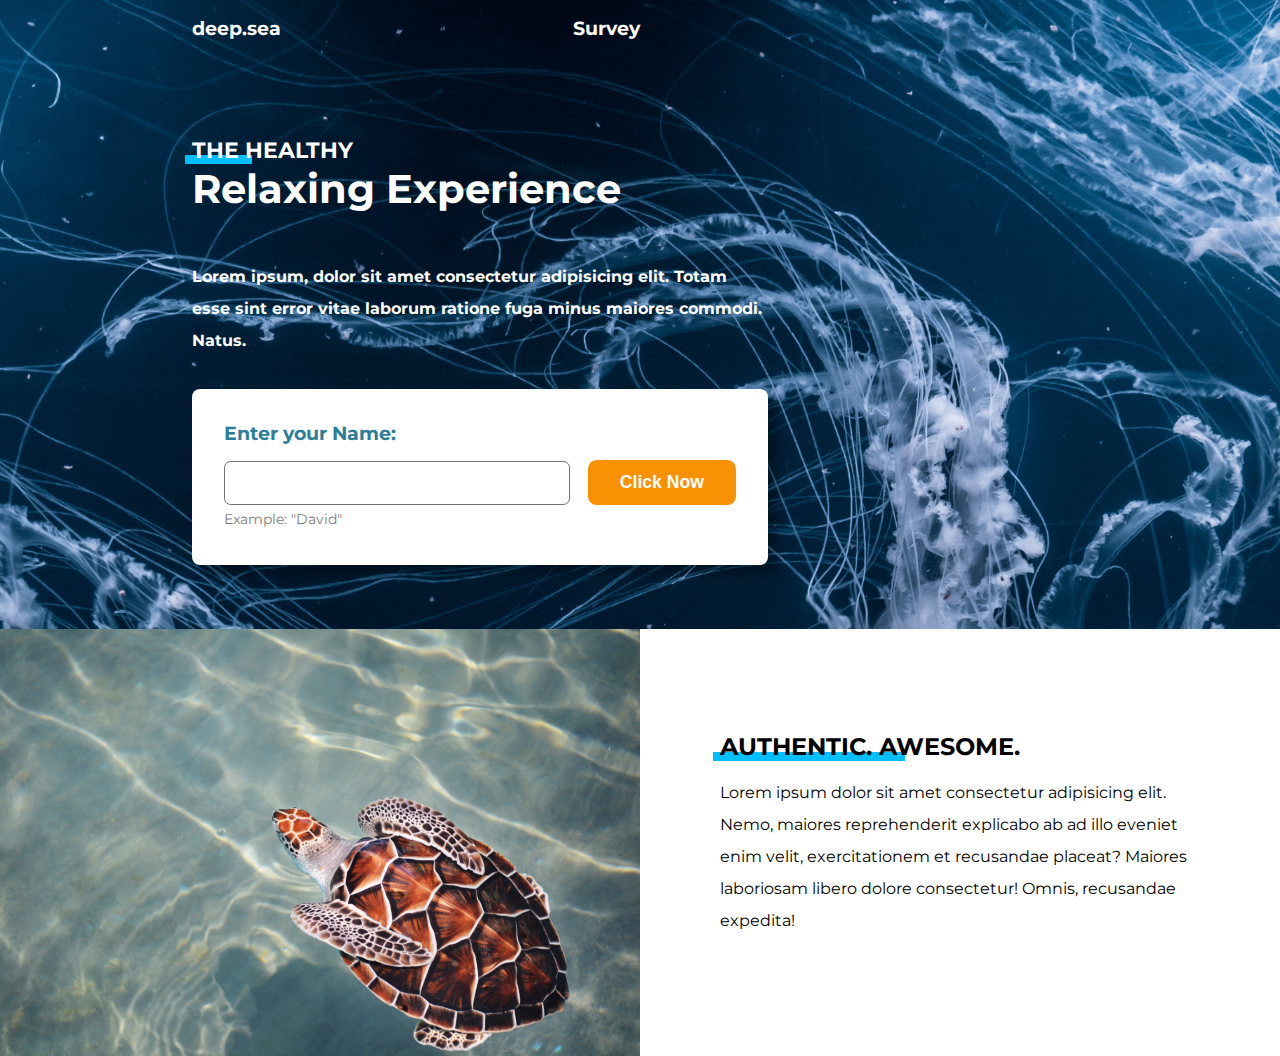
<file: Index.html>
<!DOCTYPE html>
<html lang="en">
<head>
    <meta charset="UTF-8">
    <meta name="viewport" content="width=device-width, initial-scale=1.0">
    <meta http-equiv="X-UA-Compatible" content="ie=edge">
    <title>Document</title>
    <link rel="stylesheet" href="css/mian.css">
</head>
<body>
    <div class="overlay" id="overlay">
        <h3 id=name2></h3>
    </div>
    <div class="hero-bg">
        <section class="top">
            <header>
                <a href="#" class="d1">deep.sea</a>
                <a href="./Survey.html" >Survey</a>
            </header>

            <h1><span>The Healthy</span> Relaxing Experience</h1>

            <p>Lorem ipsum, dolor sit amet consectetur adipisicing elit. Totam esse sint error vitae laborum ratione fuga minus maiores commodi. Natus.</p>

            <div class="form-container">
                <form action="">
                    <div class="form-left">
                        <label for="name">Enter your Name:</label>
                        <input type="text" name="name" id="name" autocomplete="off"></input>
                        <p>Example: "David"</p>
                    </div>

                    <input type="button" value="Click Now" id="cta-btn">
                </form>
            </div>
        </section>
    </div>

    <section class="authentic">
        <div class="right-col">
            <h2>Authentic. Awesome.</h2>
            <p>Lorem ipsum dolor sit amet consectetur adipisicing elit. Nemo, maiores reprehenderit explicabo ab ad illo eveniet enim velit, exercitationem et recusandae placeat? Maiores laboriosam libero dolore consectetur! Omnis, recusandae expedita!</p>
        </div>
        <img src="Image/bg3.jpg" alt="Picture of food in a bowl">
    </section>
    <script>
                let btn = document.getElementById('cta-btn');
        let overlay = document.getElementById('overlay');

        btn.addEventListener('click', () => {
            let x = document.getElementById("name").value;
            document.getElementById("name2").innerHTML ="Hello "+ x;
            overlay.style.display = 'grid';
            overlay.classList.add('animate-overlay')
            document.getElementById("name").focus();

            
        })
    </script>
</body>
</html>
</file>
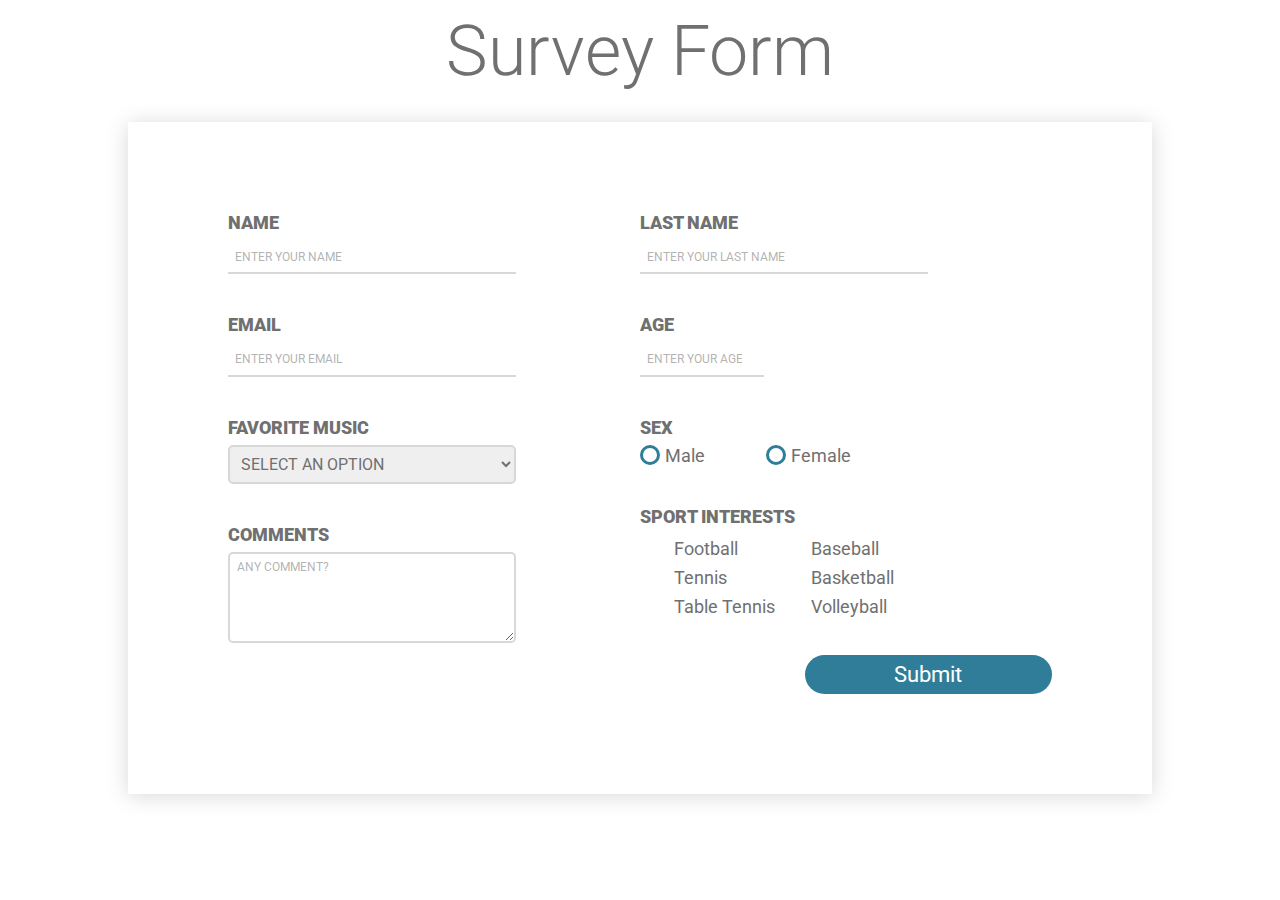
<file: Survey.html>
<!DOCTYPE html>
<html lang="en">

<head>
  <meta charset="UTF-8">
  <meta name="viewport" content="width=device-width, initial-scale=1.0">
  <meta http-equiv="X-UA-Compatible" content="ie=edge">
  <link href="https://fonts.googleapis.com/css?family=Roboto:300,400,900" rel="stylesheet">
  <link rel="stylesheet" href="https://use.fontawesome.com/releases/v5.2.0/css/all.css" integrity="sha384-hWVjflwFxL6sNzntih27bfxkr27PmbbK/iSvJ+a4+0owXq79v+lsFkW54bOGbiDQ"
    crossorigin="anonymous">
  <link rel="stylesheet" href="css/style.css">
  <title>Survey Form</title>
</head>

<body>

  <header>
    <h1 id="title">Survey Form</h1>
    <!-- <p id="description">Form created as a playground</p> -->
  </header>

  <div class="form-outer">
    <form action="" id="survey-form" autocomplete="off">

      <div class="form-column">

        <div class="name">
          <label for="name" id="name-label">Name</label>
          <input type="text" name="new-name" id="name" placeholder="Enter your name" autocomplete="nope" required>
        </div>

        <div class="email">
          <label for="email" id="email-label">Email</label>
          <input type="email" name="email" id="email" placeholder="Enter your email" autocomplete="false" required>
        </div>

        <div class="dropdown">
          <label for="dropdown">Favorite Music</label>
          <select name="music" id="dropdown">
            <option disabled selected>SELECT AN OPTION</option>
            <option value="deep-house">Deep House</option>
            <option value="techno-house">Techno House</option>
            <option value="acid-jazz">Acid Jazz</option>
            <option value="bachata">Bachata</option>
            <option value="merengue">Merengue</option>
            <option value="salsa">Salsa</option>
          </select>
        </div>

        <div class="textarea">
          <label for="comments">Comments</label>
          <textarea name="comments" placeholder="Any comment?" id="comments" cols="25" rows="4"></textarea>
        </div>

      </div>
      <div class="form-column">

        <div class="last-name">
          <label for="last-name" id="last-name-label">Last Name</label>
          <input type="text" name="last-name" id="last-name" placeholder="Enter your last name" autocomplete="nope" required>
        </div>

        <div class="number">
          <label for="number" id="number-label">Age</label>
          <input type="number" name="age" id="number" placeholder="Enter your age" min="1" max="130" required>
        </div>

        <div class="radio-buttons">
          <h3>Sex</h3>

          <div class="radio-button">
            <input type="radio" name="sex" value="male" id="male">
            <label for="male">
              <span class="radio-button-span"></span>
              Male
            </label>
          </div>

          <div class="radio-button">
            <input type="radio" name="sex" value="female" id="female">
            <label for="female">
              <span class="radio-button-span"></span>
              Female
            </label>
          </div>

        </div>

        <div class="checkboxes">
          <h3>Sport Interests</h3>
          <div class="sport-column">

            <label for="football">
              <input type="checkbox" value="sports" id="football">
              <span class="checkbox-text">Football</span>
            </label>

            <label for="tennis">
              <input type="checkbox" value="sports" id="tennis">
              <span class="checkbox-text">Tennis</span>
            </label>

            <label for="table-tennis">
              <input type="checkbox" value="sports" id="table-tennis">
              <span class="checkbox-text">Table Tennis</span>
            </label>
          </div>

          <div class="sport-column">

            <label for="baseball">
              <input type="checkbox" value="sports" id="baseball">
              <span class="checkbox-text">Baseball</span>
            </label>

            <label for="basketball">
              <input type="checkbox" value="sports" id="basketball">
              <span class="checkbox-text">Basketball</span>
            </label>

            <label for="volleyball">
              <input type="checkbox" value="sports" id="volleyball">
              <span class="checkbox-text">Volleyball</span>
            </label>
          </div>
        </div>
        <div class="outer-button">
          <input type="submit" value="Submit" id="submit">
        </div>
      </div>

    </form>
  </div>

</body>

</html>
</file>
<file: css/mian.css>
@import url('https://fonts.googleapis.com/css?family=Montserrat:400,700&display=swap');

/* Custom Properties */

:root {
    --leading: 2em;
}


body {
    font-family: 'Montserrat', sans-serif;
    margin: 0;
}

.hero-bg {
    background: #307D99 url('../Image/bg.jpg');
    background-size: cover;
    color: white;
    text-align: center;
    padding-bottom: 4em;
}

.d1{
    margin-right: 15em;
}

header {
    padding: 1em 0;
}

.hero-bg a {
    color: white;
    text-decoration: none;
    font-weight: bold;
    font-size: 1.2rem;
}



section {
    margin: 0 1em;
}

h1 {
    font-size: 2.5rem;
    margin: 2em 0 1.2em;
}

h1 span {
    text-transform: uppercase;
    display: block;
    font-size: 1.4rem;
    position: relative;
    z-index: 1;
}

h1 span::before {
    content: ' ';
    position: absolute;
    width: 3em;
    background: #00BFFF;
    height: .4em;
    bottom: 0;
    z-index: -1;
    margin-left: -.3em;
}

.hero-bg p {
    font-weight: bold;
    margin: 0 1em 3em;
}

.form-container {
    background-color: white;
    margin: 2em -1em 0;
    padding: 2em;
}

label {
    color: #2D7D98;
    font-weight: bold;
    display: block;
    margin-bottom: 1em;
    font-size: 1.2em;
}

input[type=text] {
    border: 1px solid #707070;
    width: 100%;
    padding: 1em;
    box-sizing: border-box;
    border-radius: .5em;
    margin-top: 1.2em;
}

.form-container p {
    color: gray;
    margin-bottom: 1.5em;
    font-weight: normal;
    font-size: .9em;
    margin-top: .3em;
}

input[type=button] {
    background-color: #F89104;
    border: none;
    width: 100%;
    color: white;
    font-weight: bold;
    padding: 1em 0;
    border-radius: .5em;
    font-size: 1.3em;
    cursor: pointer;
}

input[type=button]:hover {
    background-color: rgb(216, 126, 1);
}

.authentic {
    margin: 0;
}

.right-col {
    text-align: center;
    margin: 3em 1em;
}

h2 {
    text-transform: uppercase;
    position: relative;
}

h2::before {
    content: ' ';
    position: absolute;
    width: 8em;
    background: #00BFFF;
    height: .4em;
    bottom: 0;
    z-index: -1;
    margin-left: -.3em;
}

img {
    width: 100%;
}

p {
    line-height: var(--leading);
}

.overlay {
    position: absolute;
    height: 100vh;
    width: 100%;
    background: rgba(0,0,0,.9);
    z-index: 1;
    place-content: center;
    color: white;
    display: none;
    opacity: 0;
}

.animate-overlay {
    animation: overlay 3s forwards;
}

@media (min-width: 730px) {

    section {
        margin: 0 4em;
    }
    .form-container {
        margin: 2em -4em 0;
    }

}

@media (min-width: 930px) {

    .hero-bg {
        text-align: left;
    }

    .hero-bg p {
        margin: 0 0 3em;
    }

    .hero-bg section {
        width: 65%;
    }

    .form-container {
        margin: 2em 0 0;
        padding: 2em;
        border-radius: .5em;
        box-shadow: 10px 10px 10px rgba(0,0,0,.3);
    }

    form {
        display: flex;
    }
    .form-left {
        width: 70%;
    }
    label {
        margin: 0;
    }
    input[type="button"] {
        height: fit-content;
        font-size: 1.1em;
        margin-left: 1em;
        margin-top: 2.2em;
        padding: .7em 0;
        width: 30%;
    }
    .hero-bg p {
        margin-bottom: 0;
    }

    section.authentic {
        display: grid;
        grid-template-columns: repeat(2, 50%);
        grid-template-areas:
            "bowl content";
    }

    .right-col {
        grid-area: content;
        padding: 0 10%;
        text-align: left;
        align-self: center;
    }

    img {
        grid-area: bowl;
    }

    h2 {
        margin: 0;
    }

}

@media (min-width: 1275px) { 
    .hero-bg section {
        width: 45%;
        margin: 0 15%;
    }
}

.top {
    animation: fadeIn 2s forwards;
}

@keyframes fadeIn {
    from {
        opacity: 0;
        transform: translateY(-2em);
    }
    to {
        opacity: 1;
        transform: translateY(0);
    }
}

@keyframes overlay {
    0% {
        opacity: 0;
    }
    30% {
        opacity: 1;
    }
    70% {
        opacity: 1;
    }
    100% {
        opacity: 0;
    }
}
</file>
<file: css/style.css>
/
 html {
    line-height: 1.15;
    /* 1 */
    -webkit-text-size-adjust: 100%;
    /* 2 */
  }
  
 
  
  body {
    margin: 0;
  }
  

  h1 {
    font-size: 2em;
    margin: 0.67em 0;
  }

  
  hr {
    box-sizing: content-box;
    /* 1 */
    height: 0;
    /* 1 */
    overflow: visible;
    /* 2 */
  }

  
  pre {
    font-family: monospace, monospace;
    /* 1 */
    font-size: 1em;
    /* 2 */
  }
  

  
  a {
    background-color: transparent;
  }
  
  
  
  abbr[title] {
    border-bottom: none;
    /* 1 */
    text-decoration: underline;
    /* 2 */
    text-decoration: underline dotted;
    /* 2 */
  }
  
  
  b,
  strong {
    font-weight: bolder;
  }
  
 
  
  code,
  kbd,
  samp {
    font-family: monospace, monospace;
    /* 1 */
    font-size: 1em;
    /* 2 */
  }

  
  small {
    font-size: 80%;
  }
  
  sub,
  sup {
    font-size: 75%;
    line-height: 0;
    position: relative;
    vertical-align: baseline;
  }
  
  sub {
    bottom: -0.25em;
  }
  
  sup {
    top: -0.5em;
  }
  
  img {
    border-style: none;
  }
  
  button,
  input,
  optgroup,
  select,
  textarea {
    font-family: inherit;
    /* 1 */
    font-size: 100%;
    /* 1 */
    line-height: 1.15;
    /* 1 */
    margin: 0;
    /* 2 */
  }
  

  button,
  input {
    /* 1 */
    overflow: visible;
  }
  

  
  button,
  select {
    /* 1 */
    text-transform: none;
  }
  button,
  [type="button"],
  [type="reset"],
  [type="submit"] {
    -webkit-appearance: button;
  }
  
  button::-moz-focus-inner,
  [type="button"]::-moz-focus-inner,
  [type="reset"]::-moz-focus-inner,
  [type="submit"]::-moz-focus-inner {
    border-style: none;
    padding: 0;
  }
  
  
  
  button:-moz-focusring,
  [type="button"]:-moz-focusring,
  [type="reset"]:-moz-focusring,
  [type="submit"]:-moz-focusring {
    outline: 1px dotted ButtonText;
  }
 
  
  fieldset {
    padding: 0.35em 0.75em 0.625em;
  }
  

  
  legend {
    box-sizing: border-box;
    /* 1 */
    color: inherit;
    /* 2 */
    display: table;
    /* 1 */
    max-width: 100%;
    /* 1 */
    padding: 0;
    /* 3 */
    white-space: normal;
    /* 1 */
  }
  
  progress {
    vertical-align: baseline;
  }
  
  textarea {
    overflow: auto;
  }
  
  [type="checkbox"],
  [type="radio"] {
    box-sizing: border-box;
    /* 1 */
    padding: 0;
    /* 2 */
  }
  
  [type="number"]::-webkit-inner-spin-button,
  [type="number"]::-webkit-outer-spin-button {
    height: auto;
  }

  
  [type="search"] {
    -webkit-appearance: textfield;
    /* 1 */
    outline-offset: -2px;
    /* 2 */
  }

  
  [type="search"]::-webkit-search-decoration {
    -webkit-appearance: none;
  }

  
  ::-webkit-file-upload-button {
    -webkit-appearance: button;
    /* 1 */
    font: inherit;
    /* 2 */
  }
  

  
  details {
    display: block;
  }
  
  summary {
    display: list-item;
  }
  
  template {
    display: none;
  }

  
  [hidden] {
    display: none;
  }
  
  :root {
    --white: #ffffff;
    --required: #d90000;
    --grey: #707070;
    --light-grey: #d8d8d8;
    --accent-color: #307D99;
    --accent-color-hover: rgba(255, 0, 95, 0.7);
    --placeholder: rgba(112, 112, 112, 0.54);
  }
  
  *,
  *::after,
  *::before {
    margin: 0;
    padding: 0;
    box-sizing: inherit;
  }
  
  html {
    font-size: 62.5%;
  }
  
  body {
    font-family: 'Roboto', sans-serif;
    box-sizing: border-box;
    color: var(--grey);
  }
  
  header {
    text-align: center;
  }
  
  #title {
    font-size: 7rem;
    font-weight: 300;
    margin: 1rem;
  }
  
  #description {
    font-size: 2rem;
    font-weight: 900;
    color: var(--accent-color);
  }
  
  .form-outer {
    width: 80%;
    content: '';
    clear: both;
    display: table;
    margin: 3rem auto 0;
    padding: 5rem 10rem 10rem 10rem;
    background-color: var(--white);
    box-shadow: 0 2px 2.1rem var(--light-grey);
  }
  
  #survey-form {
    margin: 0 auto;
    width: 100%;
  }
  
  .form-column {
    float: left;
    width: 50%;
  }
  
  label,
  h3 {
    display: block;
    margin-top: 4rem;
    margin-bottom: 0.7rem;
    font-weight: 900;
    font-size: 1.8rem;
    text-transform: uppercase;
  }
  
  input[type="radio"] {
    display: none;
  }
  
  .radio-button {
    display: inline-block;
    width: 30%;
  }
  
  .radio-button>label {
    font-weight: 400;
    margin-top: 0.4rem;
    text-transform: capitalize;
    margin: 0;
    display: inline-block;
    position: relative;
    padding-left: 2.5rem;
  }
  
  .radio-button-span {
    height: 2rem;
    width: 2rem;
    border: 3px solid var(--accent-color);
    border-radius: 50%;
    display: inline-block;
    position: absolute;
    left: 0;
    top: 0;
  }
  
  .radio-button-span::after {
    content: "";
    display: block;
    height: 0.8rem;
    width: 0.8rem;
    border-radius: 50%;
    position: absolute;
    top: 50%;
    left: 50%;
    transform: translate(-50%, -50%);
    background-color: var(--accent-color);
    opacity: 0;
    transition: opacity .3s;
  }
  
  input[type="radio"]:checked+label .radio-button-span::after {
    opacity: 1;
  }
  
  .sport-column {
    display: inline-block;
  }
  
  .sport-column input[type='checkbox'] {
    display: none;
  }
  
  .checkbox-text::before {
    content: '\f0c8';
    font-family: 'Font Awesome 5 Free';
    display: inline-block;
    font-style: normal;
    font-variant: normal;
    text-rendering: auto;
    -webkit-font-smoothing: antialiased;
    width: 1em;
    margin: 0 0.8rem;
    color: var(--accent-color);
  }
  
  input[type='checkbox']:checked+.checkbox-text::before {
    font-weight: 900;
    content: '\f14a';
    animation: pop 180ms ease-in;
  }
  
  .sport-column>label {
    font-weight: 400;
    margin-top: 0.4rem;
    text-transform: capitalize;
  }
  
  input[type='text'],
  input[type='email'],
  input[type='number'],
  select,
  textarea {
    width: 70%;
    padding: 0.7rem;
    font-size: 1.6rem;
    border: 2px solid var(--light-grey);
  }
  
  input[type='number'] {
    width: 30%;
  }
  
  input[type='text'],
  input[type='email'],
  input[type='number'] {
    border: none;
    border-bottom: 2px solid var(--light-grey);
  }
  
  input[type=text]:focus,
  input[type='email']:focus,
  input[type='number']:focus {
    transition: border 0.8s;
    outline: none;
    border: none;
    border-bottom: 2px solid var(--accent-color);
  }
  
  input[type='text']::placeholder,
  input[type='email']::placeholder,
  input[type='number']::placeholder,
  select::placeholder,
  textarea::placeholder {
    opacity: 1;
    color: var(--placeholder);
    text-transform: uppercase;
    font-size: 1.2rem;
  }
  
  select,
  textarea {
    border-radius: 5px;
    color: var(--grey);
  }
  
  select:focus,
  textarea:focus {
    transition: border 0.8s;
    outline: none;
    border: 2px solid var(--accent-color);
  }
  
  .outer-button {
    text-align: right;
  }
  
  input[type='submit'] {
    background-color: var(--accent-color);
    border-radius: 10rem;
    color: var(--white);
    font-size: 2.2rem;
    margin-top: 3rem;
    padding: 0.7rem;
    border: none;
    width: 60%;
    transition: all 0.3s;
    position: relative;
    top: 0px;
    left: 0px;
  }
  
  input[type='submit']:hover {
    background-color: var(--accent-color-hover);
    box-shadow: 2px 2px 0px var(--white), 4px 4px 0px var(--accent-color-hover), 5px 5px 0px var(--white), 7px 7px 0px var(--accent-color-hover);
    top: -4px;
    left: -4px;
  }
  
  input[type='submit']::after {
    color: var(--placeholder);
    top: 4px;
    left: 4px;
  }
  
  @keyframes pop {
    0% {
      transform: scale(0);
    }
    90% {
      transform: scale(1.5);
    }
    100% {
      transform: scale(1);
    }
  }
  
  @media (max-width: 800px) {
    .radio-button {
      display: block;
      margin: 0.7rem 0;
    }
    input[type='text'],
    input[type='email'],
    input[type='number'],
    select,
    textarea {
      width: 90%;
    }
    input[type='number'] {
      width: 40%;
    }
  }
  
  @media (max-width: 750px) {
    .form-column {
      width: 100%;
    }
  }
  
  @media (max-width: 550px) {
    input[type='text'],
    input[type='email'],
    input[type='number'],
    select,
    textarea {
      width: 100%;
    }
    input[type='number'] {
      width: 60%;
    }
    .form-outer {
      width: 90%;
      padding: 5rem 5rem 10rem 5rem;
    }
  }
  
  @media (max-width: 420px) {
    #title {
      font-size: 5rem;
    }
  }
  
  @media (max-width: 360px) {
    .form-outer {
      width: 90%;
      padding: 4rem 3rem 7rem 3rem;
    }
  }
</file>
